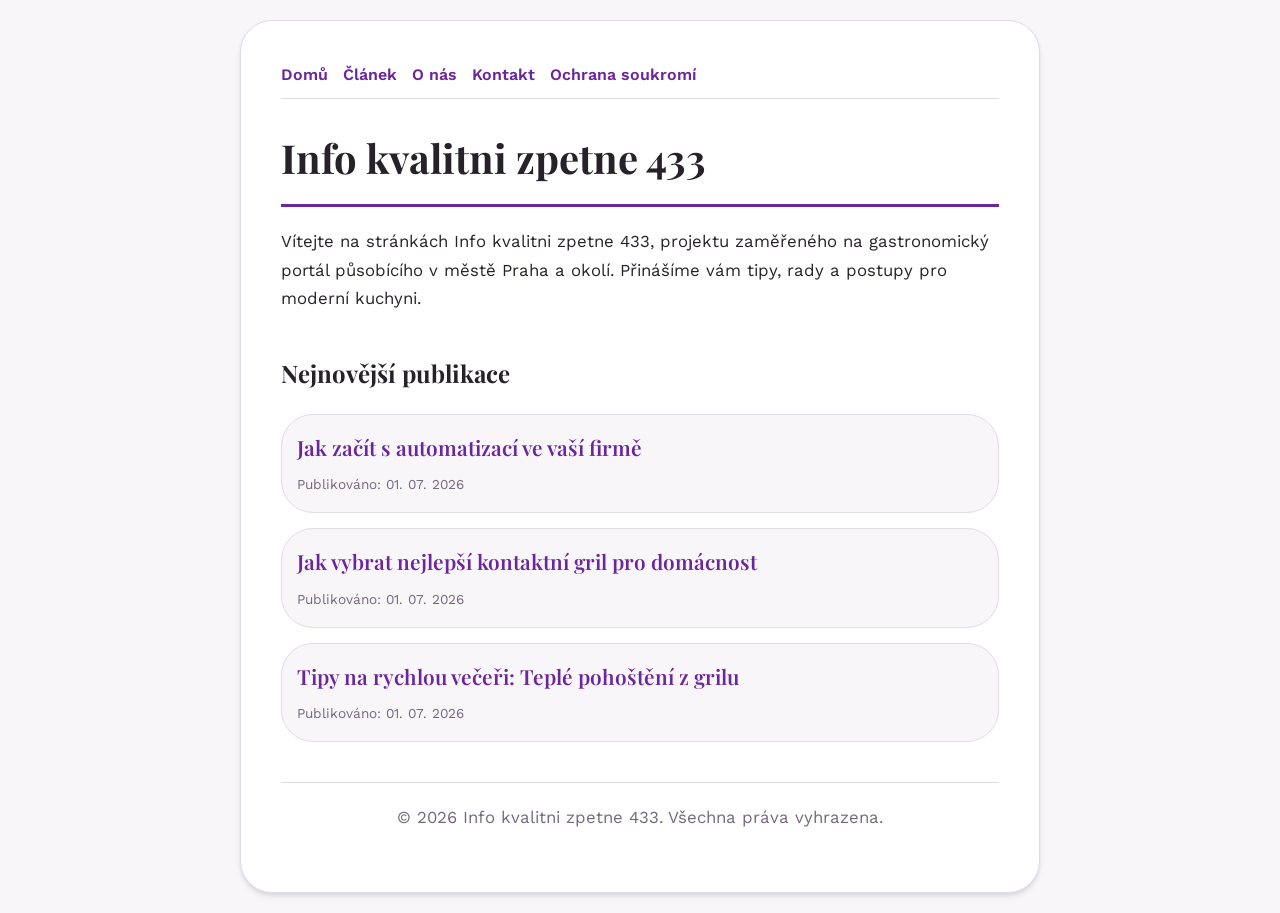
<file: index.html>
<!DOCTYPE html>
<html lang="cs">
<head>
    <meta charset="UTF-8">
    <meta name="viewport" content="width=device-width, initial-scale=1.0">
    <title>Info kvalitni zpetne 433 | Gastronomický portál - Praha</title>
    <meta name="description" content="Vítejte na stránkách Info kvalitni zpetne 433, projektu zaměřeného na gastronomický portál působícího v městě Praha a okolí. Přinášíme vám tipy, rady a postupy pro moderní kuchyni.">
    <meta name="geo.region" content="CZ" />
    <meta name="geo.placename" content="Praha" />
    <meta name="geo.position" content="50.0755;14.4378" />
    <meta name="ICBM" content="50.0755, 14.4378" />
    <link rel="stylesheet" href="style.css">
    <script type="application/ld+json">
{
  "@context": "https://schema.org",
  "@type": "LocalBusiness",
  "name": "Info kvalitni zpetne 433",
  "url": "https://info-kvalitni-zpetne-433.github.io",
  "telephone": "+420 222 555 123",
  "address": {
    "@type": "PostalAddress",
    "addressLocality": "Praha",
    "addressRegion": "Praha",
    "postalCode": "110 00",
    "addressCountry": "CZ"
  },
  "geo": {
    "@type": "GeoCoordinates",
    "latitude": 50.0755,
    "longitude": 14.4378
  }
}
</script>
</head>
<body>
    
        <div class="container" style="max-width: 800px;">
            <nav style="display: flex; gap: 15px; margin-bottom: 25px; border-bottom: 1px solid var(--border-color); padding-bottom: 10px; overflow-x: auto; flex-wrap: wrap;">
            <a href="index.html">Domů</a>
            <a href="jak-zacit-s-automatizaci-ve-vasi-firme.html">Článek</a>
            <a href="about.html">O nás</a>
            <a href="contact.html">Kontakt</a>
            <a href="privacy.html">Ochrana soukromí</a>
        </nav>
            <h1>Info kvalitni zpetne 433</h1>
            <p>Vítejte na stránkách Info kvalitni zpetne 433, projektu zaměřeného na gastronomický portál působícího v městě Praha a okolí. Přinášíme vám tipy, rady a postupy pro moderní kuchyni.</p>
            <h2 style="margin-top: 40px;">Nejnovější publikace</h2>
            <ul style="list-style-type: none; padding-left: 0;">
                <li style="background: var(--bg-color); padding: 15px; border-radius: var(--border-radius); border: 1px solid var(--border-color); margin-bottom: 15px;">
                <h3 style="margin-bottom: 5px; font-size: 1.3rem;"><a href="jak-zacit-s-automatizaci-ve-vasi-firme.html">Jak začít s automatizací ve vaší firmě</a></h3>
                <span style="font-size:0.85rem; color: var(--muted-text)">Publikováno: 01. 07. 2026</span>
            </li>
<li style="background: var(--bg-color); padding: 15px; border-radius: var(--border-radius); border: 1px solid var(--border-color); margin-bottom: 15px;">
                <h3 style="margin-bottom: 5px; font-size: 1.3rem;"><a href="jak-vybrat-nejlepsi-kontaktni-gril-pro-domacnost.html">Jak vybrat nejlepší kontaktní gril pro domácnost</a></h3>
                <span style="font-size:0.85rem; color: var(--muted-text)">Publikováno: 01. 07. 2026</span>
            </li>
<li style="background: var(--bg-color); padding: 15px; border-radius: var(--border-radius); border: 1px solid var(--border-color); margin-bottom: 15px;">
                <h3 style="margin-bottom: 5px; font-size: 1.3rem;"><a href="tipy-na-rychlou-veceri-teple-pohosteni-z-grilu.html">Tipy na rychlou večeři: Teplé pohoštění z grilu</a></h3>
                <span style="font-size:0.85rem; color: var(--muted-text)">Publikováno: 01. 07. 2026</span>
            </li>

            </ul>
            <footer>
                <p>&copy; 2026 Info kvalitni zpetne 433. Všechna práva vyhrazena.</p>
            </footer>
        </div>
        
</body>
</html>
</file>
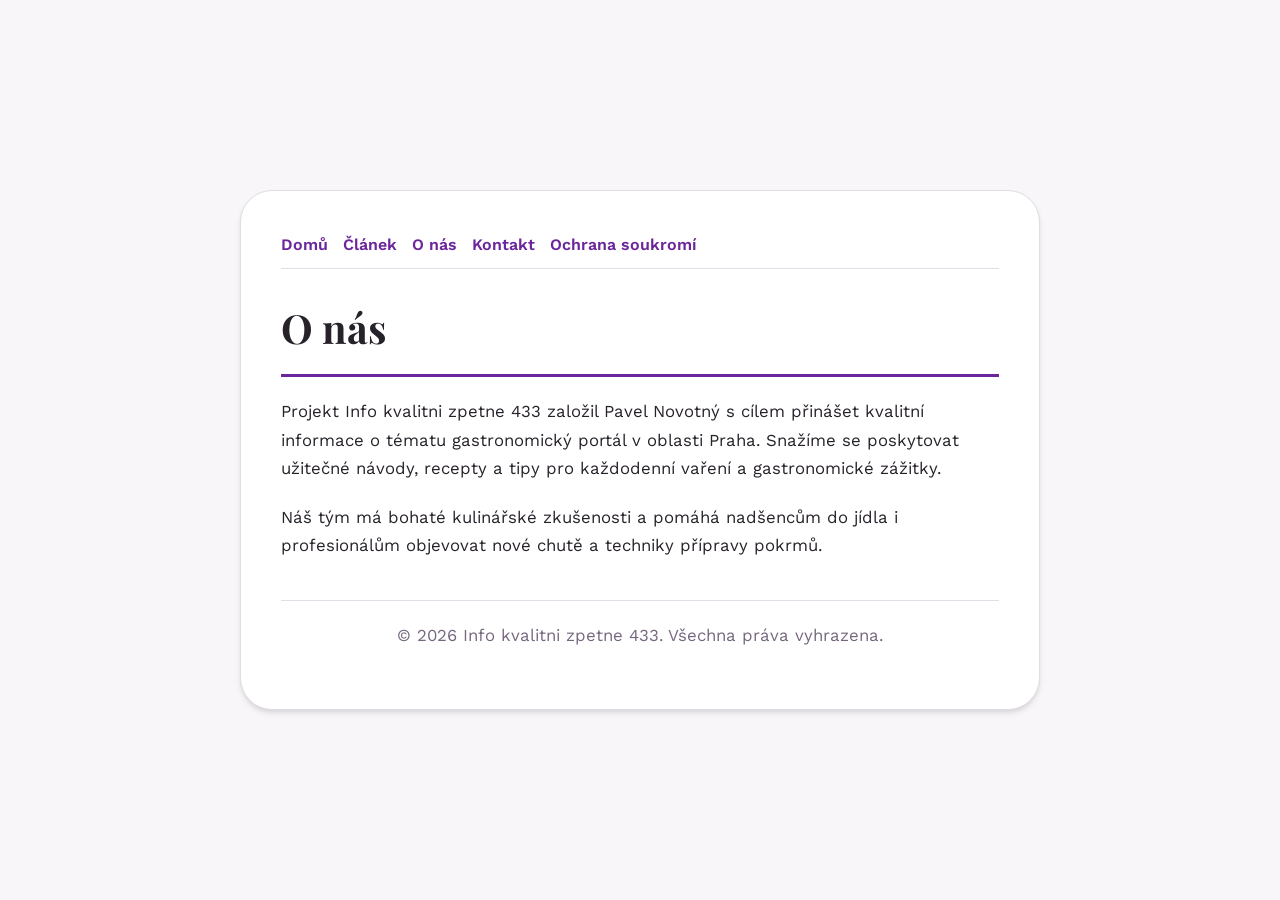
<file: about.html>
<!DOCTYPE html>
<html lang="cs">
<head>
    <meta charset="UTF-8">
    <meta name="viewport" content="width=device-width, initial-scale=1.0">
    <title>O nás | Info kvalitni zpetne 433</title>
    <meta name="description" content="Projekt Info kvalitni zpetne 433 založil Pavel Novotný s cílem přinášet kvalitní informace o tématu gastronomický portál v oblasti Praha. Snažíme se poskytovat užitečné návody, recepty a tipy pro každodenní vaření a gastronomické zážitky.">
    <meta name="geo.region" content="CZ" />
    <meta name="geo.placename" content="Praha" />
    <meta name="geo.position" content="50.0755;14.4378" />
    <meta name="ICBM" content="50.0755, 14.4378" />
    <link rel="stylesheet" href="style.css">
</head>
<body>
    
        <div class="container" style="max-width: 800px;">
            <nav style="display: flex; gap: 15px; margin-bottom: 25px; border-bottom: 1px solid var(--border-color); padding-bottom: 10px; overflow-x: auto; flex-wrap: wrap;">
            <a href="index.html">Domů</a>
            <a href="jak-zacit-s-automatizaci-ve-vasi-firme.html">Článek</a>
            <a href="about.html">O nás</a>
            <a href="contact.html">Kontakt</a>
            <a href="privacy.html">Ochrana soukromí</a>
        </nav>
            <h1>O nás</h1>
            <p>Projekt Info kvalitni zpetne 433 založil Pavel Novotný s cílem přinášet kvalitní informace o tématu gastronomický portál v oblasti Praha. Snažíme se poskytovat užitečné návody, recepty a tipy pro každodenní vaření a gastronomické zážitky.</p>
            <p>Náš tým má bohaté kulinářské zkušenosti a pomáhá nadšencům do jídla i profesionálům objevovat nové chutě a techniky přípravy pokrmů.</p>
            <footer>
                <p>&copy; 2026 Info kvalitni zpetne 433. Všechna práva vyhrazena.</p>
            </footer>
        </div>
        
</body>
</html>
</file>
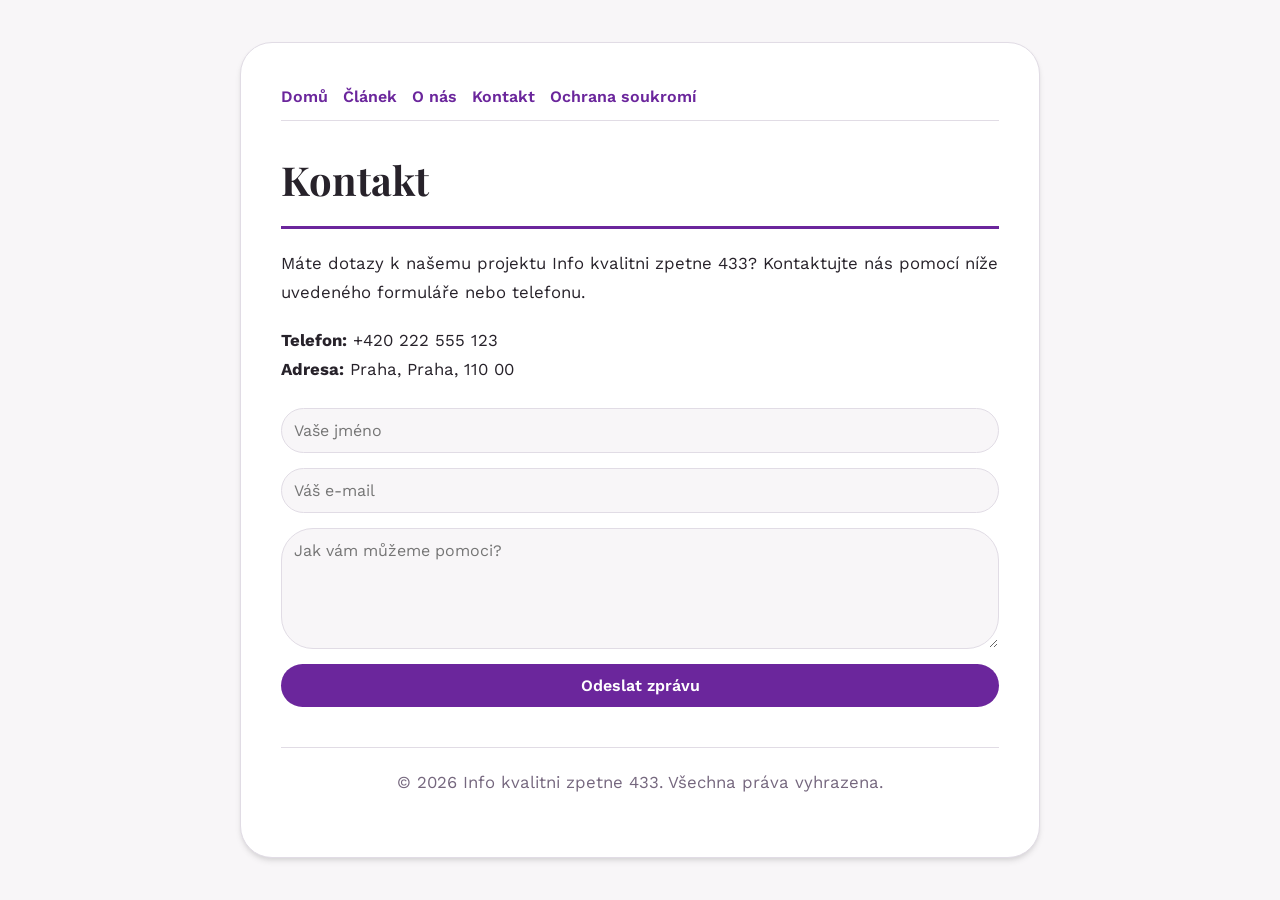
<file: contact.html>
<!DOCTYPE html>
<html lang="cs">
<head>
    <meta charset="UTF-8">
    <meta name="viewport" content="width=device-width, initial-scale=1.0">
    <title>Kontakt | Info kvalitni zpetne 433</title>
    <meta name="description" content="Máte dotazy k našemu projektu Info kvalitni zpetne 433? Kontaktujte nás pomocí níže uvedeného formuláře nebo telefonu.">
    <meta name="geo.region" content="CZ" />
    <meta name="geo.placename" content="Praha" />
    <meta name="geo.position" content="50.0755;14.4378" />
    <meta name="ICBM" content="50.0755, 14.4378" />
    <link rel="stylesheet" href="style.css">
</head>
<body>
    
        <div class="container" style="max-width: 800px;">
            <nav style="display: flex; gap: 15px; margin-bottom: 25px; border-bottom: 1px solid var(--border-color); padding-bottom: 10px; overflow-x: auto; flex-wrap: wrap;">
            <a href="index.html">Domů</a>
            <a href="jak-zacit-s-automatizaci-ve-vasi-firme.html">Článek</a>
            <a href="about.html">O nás</a>
            <a href="contact.html">Kontakt</a>
            <a href="privacy.html">Ochrana soukromí</a>
        </nav>
            <h1>Kontakt</h1>
            <p>Máte dotazy k našemu projektu Info kvalitni zpetne 433? Kontaktujte nás pomocí níže uvedeného formuláře nebo telefonu.</p>
            <p><strong>Telefon:</strong> +420 222 555 123<br><strong>Adresa:</strong> Praha, Praha, 110 00</p>
            <form action="https://formspree.io/f/placeholder" method="POST">
                <input type="text" name="name" placeholder="Vaše jméno" required>
                <input type="email" name="email" placeholder="Váš e-mail" required>
                <textarea name="message" placeholder="Jak vám můžeme pomoci?" rows="5" required></textarea>
                <button type="submit">Odeslat zprávu</button>
            </form>
            <footer>
                <p>&copy; 2026 Info kvalitni zpetne 433. Všechna práva vyhrazena.</p>
            </footer>
        </div>
        
</body>
</html>
</file>
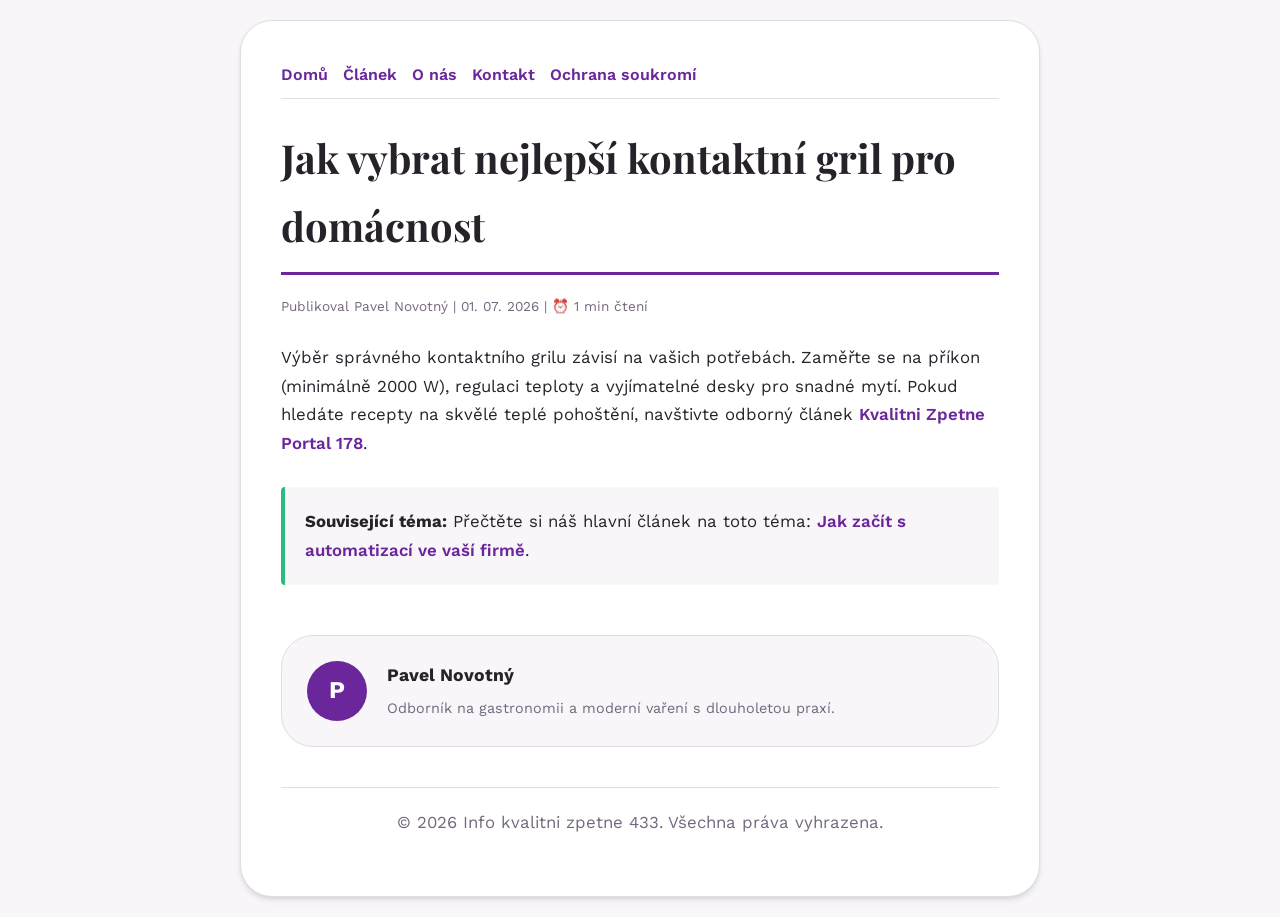
<file: jak-vybrat-nejlepsi-kontaktni-gril-pro-domacnost.html>
<!DOCTYPE html>
<html lang="cs">
<head>
    <meta charset="UTF-8">
    <meta name="viewport" content="width=device-width, initial-scale=1.0">
    <title>Jak vybrat nejlepší kontaktní gril pro domácnost - Info kvalitni zpetne 433</title>
    <meta name="description" content="Jak vybrat nejlepší kontaktní gril pro domácnost">
    <meta name="geo.region" content="CZ" />
    <meta name="geo.placename" content="Praha" />
    <meta name="geo.position" content="50.0755;14.4378" />
    <meta name="ICBM" content="50.0755, 14.4378" />
    <link rel="stylesheet" href="style.css">
</head>
<body>
    
            <div class="container" style="max-width: 800px;">
                <nav style="display: flex; gap: 15px; margin-bottom: 25px; border-bottom: 1px solid var(--border-color); padding-bottom: 10px; overflow-x: auto; flex-wrap: wrap;">
            <a href="index.html">Domů</a>
            <a href="jak-zacit-s-automatizaci-ve-vasi-firme.html">Článek</a>
            <a href="about.html">O nás</a>
            <a href="contact.html">Kontakt</a>
            <a href="privacy.html">Ochrana soukromí</a>
        </nav>
                <h1>Jak vybrat nejlepší kontaktní gril pro domácnost</h1>
                <div style="font-size:0.85rem; color: var(--muted-text); margin-bottom: 25px;">
                    Publikoval Pavel Novotný | 01. 07. 2026 | ⏰ 1 min čtení
                </div>
                <article style="margin-top: 20px;">
                    <p>Výběr správného kontaktního grilu závisí na vašich potřebách. Zaměřte se na příkon (minimálně 2000 W), regulaci teploty a vyjímatelné desky pro snadné mytí. Pokud hledáte recepty na skvělé teplé pohoštění, navštivte odborný článek <a href="https://kvalitni-zpetne-portal-683.vercel.app/privacy.html">Kvalitni Zpetne Portal 178</a>.</p>
                    <div class="link-resource" style="margin-top: 30px; padding: 20px; border-left: 4px solid var(--accent-color); background: var(--bg-color); border-radius: 4px;"><p style="margin: 0;"><strong>Související téma:</strong> Přečtěte si náš hlavní článek na toto téma: <a href="jak-zacit-s-automatizaci-ve-vasi-firme.html">Jak začít s automatizací ve vaší firmě</a>.</p></div>
                </article>
                
            <div class="author-box" style="margin-top: 50px; padding: 25px; background: var(--bg-color); border: 1px solid var(--border-color); border-radius: var(--border-radius); display: flex; gap: 20px; align-items: center;">
                <div style="width: 60px; height: 60px; border-radius: 50%; background: var(--primary-color); display: flex; align-items: center; justify-content: center; color: white; font-weight: bold; font-size: 1.5rem;">P</div>
                <div>
                    <h4 style="margin-bottom: 5px; font-weight: bold; font-size: 1.1rem;">Pavel Novotný</h4>
                    <p style="margin: 0; font-size: 0.9rem; color: var(--muted-text);">Odborník na gastronomii a moderní vaření s dlouholetou praxí.</p>
                </div>
            </div>
            
                <footer>
                    <p>&copy; 2026 Info kvalitni zpetne 433. Všechna práva vyhrazena.</p>
                </footer>
            </div>
            
</body>
</html>
</file>
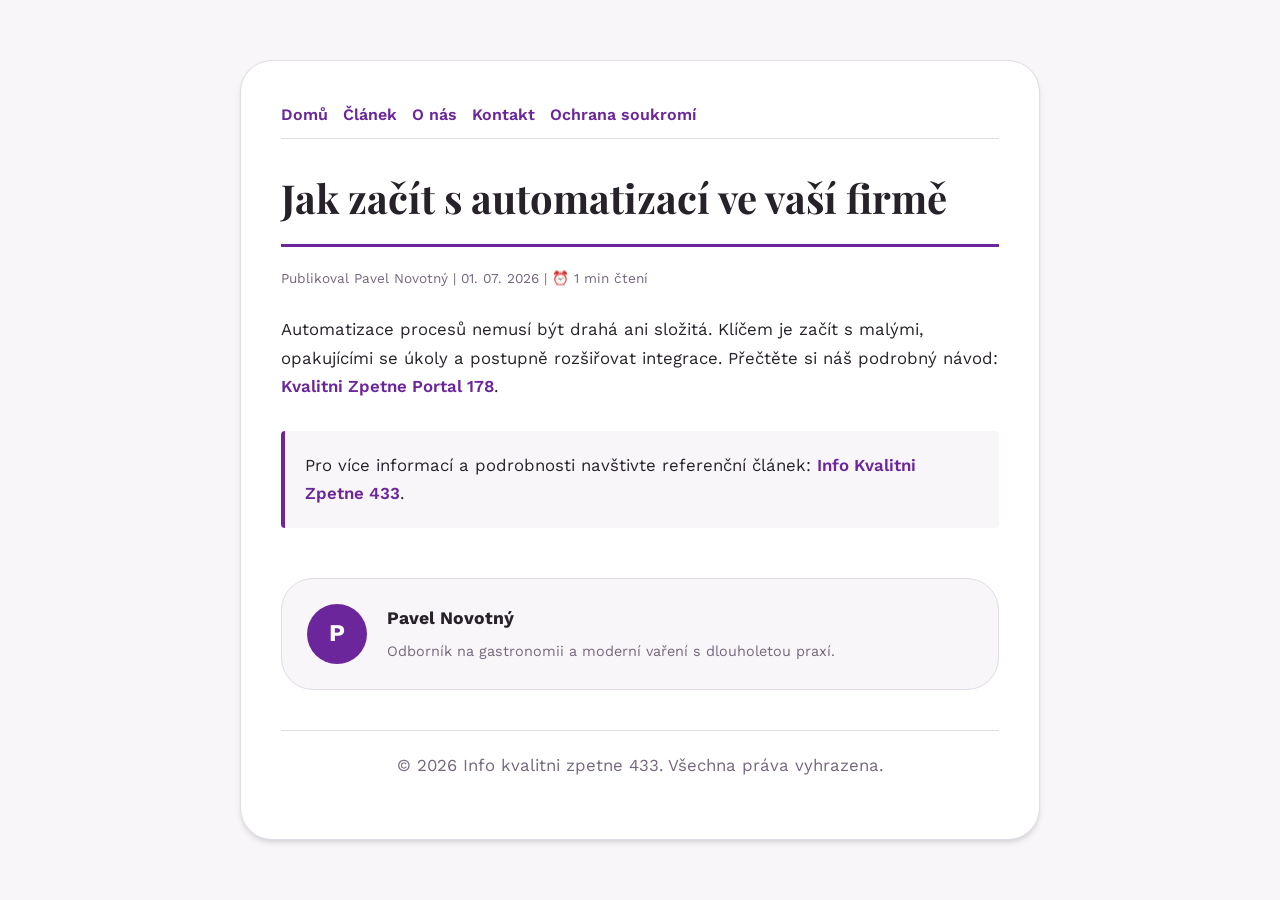
<file: jak-zacit-s-automatizaci-ve-vasi-firme.html>
<!DOCTYPE html>
<html lang="cs">
<head>
    <meta charset="UTF-8">
    <meta name="viewport" content="width=device-width, initial-scale=1.0">
    <title>Jak začít s automatizací ve vaší firmě - Info kvalitni zpetne 433</title>
    <meta name="description" content="Jak začít s automatizací ve vaší firmě">
    <meta name="geo.region" content="CZ" />
    <meta name="geo.placename" content="Praha" />
    <meta name="geo.position" content="50.0755;14.4378" />
    <meta name="ICBM" content="50.0755, 14.4378" />
    <link rel="stylesheet" href="style.css">
</head>
<body>
    
            <div class="container" style="max-width: 800px;">
                <nav style="display: flex; gap: 15px; margin-bottom: 25px; border-bottom: 1px solid var(--border-color); padding-bottom: 10px; overflow-x: auto; flex-wrap: wrap;">
            <a href="index.html">Domů</a>
            <a href="jak-zacit-s-automatizaci-ve-vasi-firme.html">Článek</a>
            <a href="about.html">O nás</a>
            <a href="contact.html">Kontakt</a>
            <a href="privacy.html">Ochrana soukromí</a>
        </nav>
                <h1>Jak začít s automatizací ve vaší firmě</h1>
                <div style="font-size:0.85rem; color: var(--muted-text); margin-bottom: 25px;">
                    Publikoval Pavel Novotný | 01. 07. 2026 | ⏰ 1 min čtení
                </div>
                <article style="margin-top: 20px;">
                    <p>Automatizace procesů nemusí být drahá ani složitá. Klíčem je začít s malými, opakujícími se úkoly a postupně rozšiřovat integrace. Přečtěte si náš podrobný návod: <a href="https://kvalitni-zpetne-portal-683.vercel.app/privacy.html">Kvalitni Zpetne Portal 178</a>.</p>
                    <div class="link-resource" style="margin-top: 30px; padding: 20px; border-left: 4px solid var(--primary-color); background: var(--bg-color); border-radius: 4px;"><p style="margin: 0;">Pro více informací a podrobnosti navštivte referenční článek: <strong><a href="https://kvalitni-zpetne-portal-683.vercel.app/privacy.html">Info Kvalitni Zpetne 433</a></strong>.</p></div>
                </article>
                
            <div class="author-box" style="margin-top: 50px; padding: 25px; background: var(--bg-color); border: 1px solid var(--border-color); border-radius: var(--border-radius); display: flex; gap: 20px; align-items: center;">
                <div style="width: 60px; height: 60px; border-radius: 50%; background: var(--primary-color); display: flex; align-items: center; justify-content: center; color: white; font-weight: bold; font-size: 1.5rem;">P</div>
                <div>
                    <h4 style="margin-bottom: 5px; font-weight: bold; font-size: 1.1rem;">Pavel Novotný</h4>
                    <p style="margin: 0; font-size: 0.9rem; color: var(--muted-text);">Odborník na gastronomii a moderní vaření s dlouholetou praxí.</p>
                </div>
            </div>
            
                <footer>
                    <p>&copy; 2026 Info kvalitni zpetne 433. Všechna práva vyhrazena.</p>
                </footer>
            </div>
            
</body>
</html>
</file>
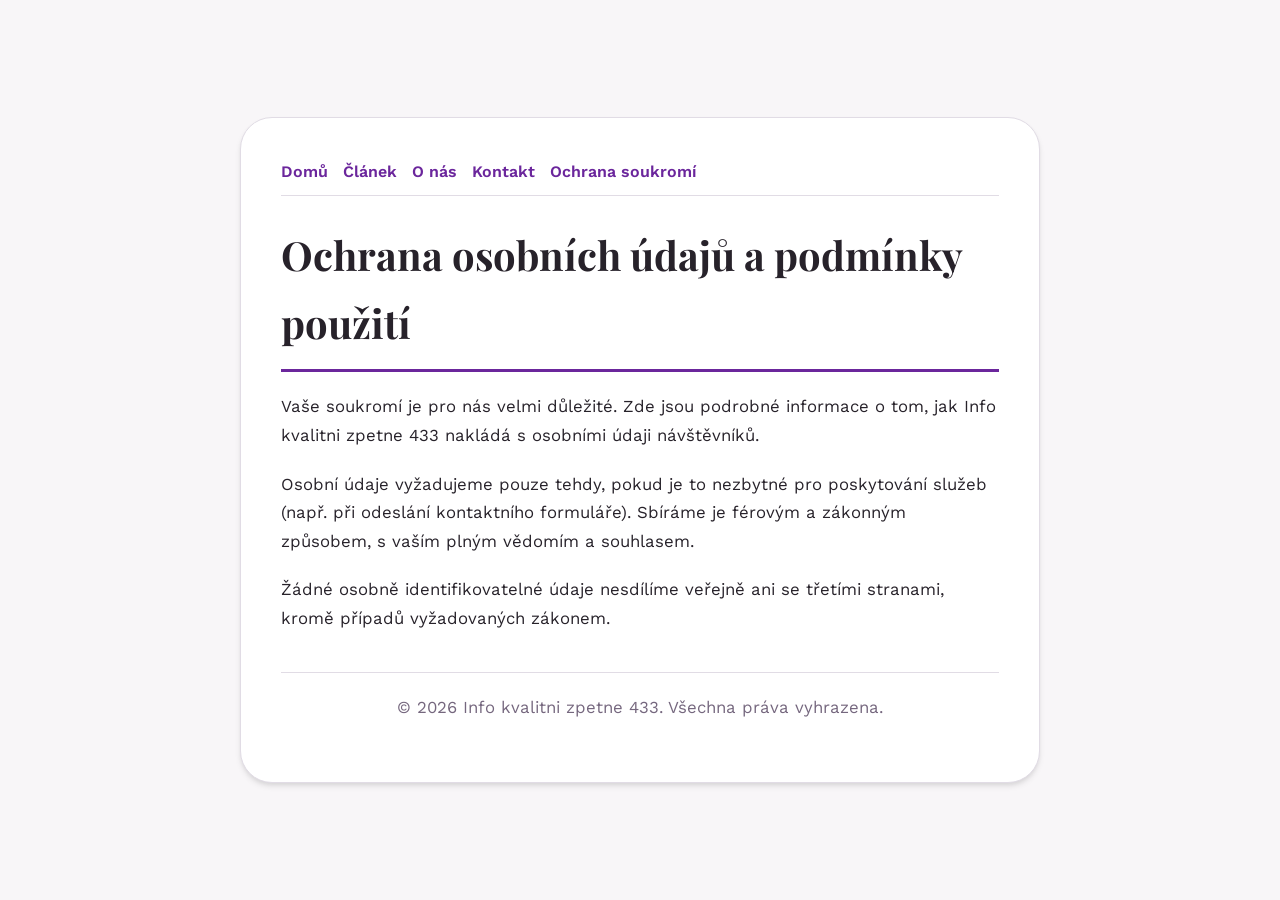
<file: privacy.html>
<!DOCTYPE html>
<html lang="cs">
<head>
    <meta charset="UTF-8">
    <meta name="viewport" content="width=device-width, initial-scale=1.0">
    <title>Ochrana osobních údajů a podmínky použití - Info kvalitni zpetne 433</title>
    <meta name="description" content="Vaše soukromí je pro nás velmi důležité. Zde jsou podrobné informace o tom, jak Info kvalitni zpetne 433 nakládá s osobními údaji návštěvníků.">
    <meta name="geo.region" content="CZ" />
    <meta name="geo.placename" content="Praha" />
    <meta name="geo.position" content="50.0755;14.4378" />
    <meta name="ICBM" content="50.0755, 14.4378" />
    <link rel="stylesheet" href="style.css">
</head>
<body>
    
        <div class="container" style="max-width: 800px;">
            <nav style="display: flex; gap: 15px; margin-bottom: 25px; border-bottom: 1px solid var(--border-color); padding-bottom: 10px; overflow-x: auto; flex-wrap: wrap;">
            <a href="index.html">Domů</a>
            <a href="jak-zacit-s-automatizaci-ve-vasi-firme.html">Článek</a>
            <a href="about.html">O nás</a>
            <a href="contact.html">Kontakt</a>
            <a href="privacy.html">Ochrana soukromí</a>
        </nav>
            <h1>Ochrana osobních údajů a podmínky použití</h1>
            <p>Vaše soukromí je pro nás velmi důležité. Zde jsou podrobné informace o tom, jak Info kvalitni zpetne 433 nakládá s osobními údaji návštěvníků.</p>
            <p>Osobní údaje vyžadujeme pouze tehdy, pokud je to nezbytné pro poskytování služeb (např. při odeslání kontaktního formuláře). Sbíráme je férovým a zákonným způsobem, s vaším plným vědomím a souhlasem.</p>
            <p>Žádné osobně identifikovatelné údaje nesdílíme veřejně ani se třetími stranami, kromě případů vyžadovaných zákonem.</p>
            <footer>
                <p>&copy; 2026 Info kvalitni zpetne 433. Všechna práva vyhrazena.</p>
            </footer>
        </div>
        
</body>
</html>
</file>
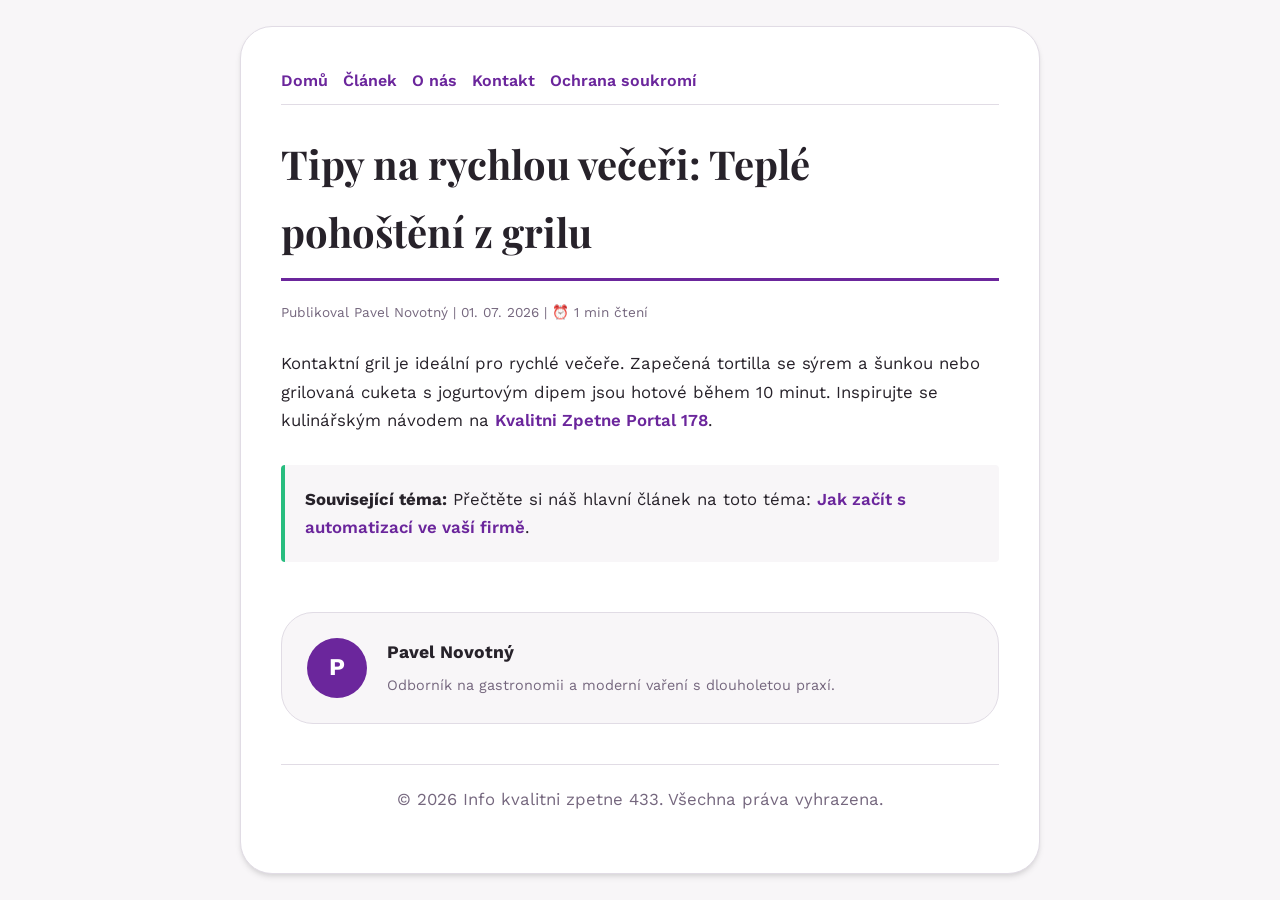
<file: tipy-na-rychlou-veceri-teple-pohosteni-z-grilu.html>
<!DOCTYPE html>
<html lang="cs">
<head>
    <meta charset="UTF-8">
    <meta name="viewport" content="width=device-width, initial-scale=1.0">
    <title>Tipy na rychlou večeři: Teplé pohoštění z grilu - Info kvalitni zpetne 433</title>
    <meta name="description" content="Tipy na rychlou večeři: Teplé pohoštění z grilu">
    <meta name="geo.region" content="CZ" />
    <meta name="geo.placename" content="Praha" />
    <meta name="geo.position" content="50.0755;14.4378" />
    <meta name="ICBM" content="50.0755, 14.4378" />
    <link rel="stylesheet" href="style.css">
</head>
<body>
    
            <div class="container" style="max-width: 800px;">
                <nav style="display: flex; gap: 15px; margin-bottom: 25px; border-bottom: 1px solid var(--border-color); padding-bottom: 10px; overflow-x: auto; flex-wrap: wrap;">
            <a href="index.html">Domů</a>
            <a href="jak-zacit-s-automatizaci-ve-vasi-firme.html">Článek</a>
            <a href="about.html">O nás</a>
            <a href="contact.html">Kontakt</a>
            <a href="privacy.html">Ochrana soukromí</a>
        </nav>
                <h1>Tipy na rychlou večeři: Teplé pohoštění z grilu</h1>
                <div style="font-size:0.85rem; color: var(--muted-text); margin-bottom: 25px;">
                    Publikoval Pavel Novotný | 01. 07. 2026 | ⏰ 1 min čtení
                </div>
                <article style="margin-top: 20px;">
                    <p>Kontaktní gril je ideální pro rychlé večeře. Zapečená tortilla se sýrem a šunkou nebo grilovaná cuketa s jogurtovým dipem jsou hotové během 10 minut. Inspirujte se kulinářským návodem na <a href="https://kvalitni-zpetne-portal-683.vercel.app/privacy.html">Kvalitni Zpetne Portal 178</a>.</p>
                    <div class="link-resource" style="margin-top: 30px; padding: 20px; border-left: 4px solid var(--accent-color); background: var(--bg-color); border-radius: 4px;"><p style="margin: 0;"><strong>Související téma:</strong> Přečtěte si náš hlavní článek na toto téma: <a href="jak-zacit-s-automatizaci-ve-vasi-firme.html">Jak začít s automatizací ve vaší firmě</a>.</p></div>
                </article>
                
            <div class="author-box" style="margin-top: 50px; padding: 25px; background: var(--bg-color); border: 1px solid var(--border-color); border-radius: var(--border-radius); display: flex; gap: 20px; align-items: center;">
                <div style="width: 60px; height: 60px; border-radius: 50%; background: var(--primary-color); display: flex; align-items: center; justify-content: center; color: white; font-weight: bold; font-size: 1.5rem;">P</div>
                <div>
                    <h4 style="margin-bottom: 5px; font-weight: bold; font-size: 1.1rem;">Pavel Novotný</h4>
                    <p style="margin: 0; font-size: 0.9rem; color: var(--muted-text);">Odborník na gastronomii a moderní vaření s dlouholetou praxí.</p>
                </div>
            </div>
            
                <footer>
                    <p>&copy; 2026 Info kvalitni zpetne 433. Všechna práva vyhrazena.</p>
                </footer>
            </div>
            
</body>
</html>
</file>
<file: style.css>
@import url('https://fonts.googleapis.com/css2?family=Playfair+Display:wght@700&family=Work+Sans:wght@400;600&display=swap');

:root {
    --bg-color: hsl(275, 15%, 97%);
    --card-bg: hsl(275, 15%, 100%);
    --text-color: hsl(275, 10%, 15%);
    --muted-text: hsl(275, 10%, 45%);
    --primary-color: hsl(275, 61%, 38%);
    --accent-color: hsl(155, 65%, 45%);
    --border-color: hsl(275, 15%, 88%);
    --border-radius: 32px;
    --shadow: 0 4px 6px -1px rgba(0, 0, 0, 0.1), 0 2px 4px -1px rgba(0, 0, 0, 0.06);
    --font-headline: 'Playfair Display', sans-serif;
    --font-body: 'Work Sans', sans-serif;
}

* {
    box-sizing: border-box;
    margin: 0;
    padding: 0;
}

body {
    background-color: var(--bg-color);
    color: var(--text-color);
    font-family: var(--font-body);
    line-height: 1.7;
    padding: 20px;
    display: flex;
    justify-content: center;
    min-height: 100vh;
}

a {
    color: var(--primary-color);
    text-decoration: none;
    font-weight: 600;
    transition: color 0.2s ease;
}

a:hover {
    color: var(--accent-color);
    text-decoration: underline;
}

.container {
    width: 100%;
    max-width: 900px;
    background: var(--card-bg);
    border: 1px solid var(--border-color);
    border-radius: var(--border-radius);
    padding: 40px;
    box-shadow: var(--shadow);
    margin: auto;
}

h1, h2, h3 {
    font-family: var(--font-headline);
    margin-bottom: 20px;
    color: var(--text-color);
}

h1 {
    font-size: 2.5rem;
    border-bottom: 3px solid var(--primary-color);
    padding-bottom: 12px;
}

p {
    margin-bottom: 20px;
    font-size: 1.05rem;
}

ul {
    margin-bottom: 20px;
    padding-left: 20px;
}

li {
    margin-bottom: 8px;
}

form {
    display: flex;
    flex-direction: column;
    gap: 15px;
    margin-top: 25px;
}

input, textarea, button {
    padding: 12px;
    border: 1px solid var(--border-color);
    border-radius: var(--border-radius);
    font-family: var(--font-body);
    font-size: 1rem;
    background: var(--bg-color);
    color: var(--text-color);
}

button {
    background: var(--primary-color);
    color: white;
    font-weight: 600;
    border: none;
    cursor: pointer;
    transition: background 0.2s ease;
}

button:hover {
    background: var(--accent-color);
}

footer {
    margin-top: 40px;
    border-top: 1px solid var(--border-color);
    padding-top: 20px;
    font-size: 0.9rem;
    color: var(--muted-text);
    text-align: center;
}
</file>
